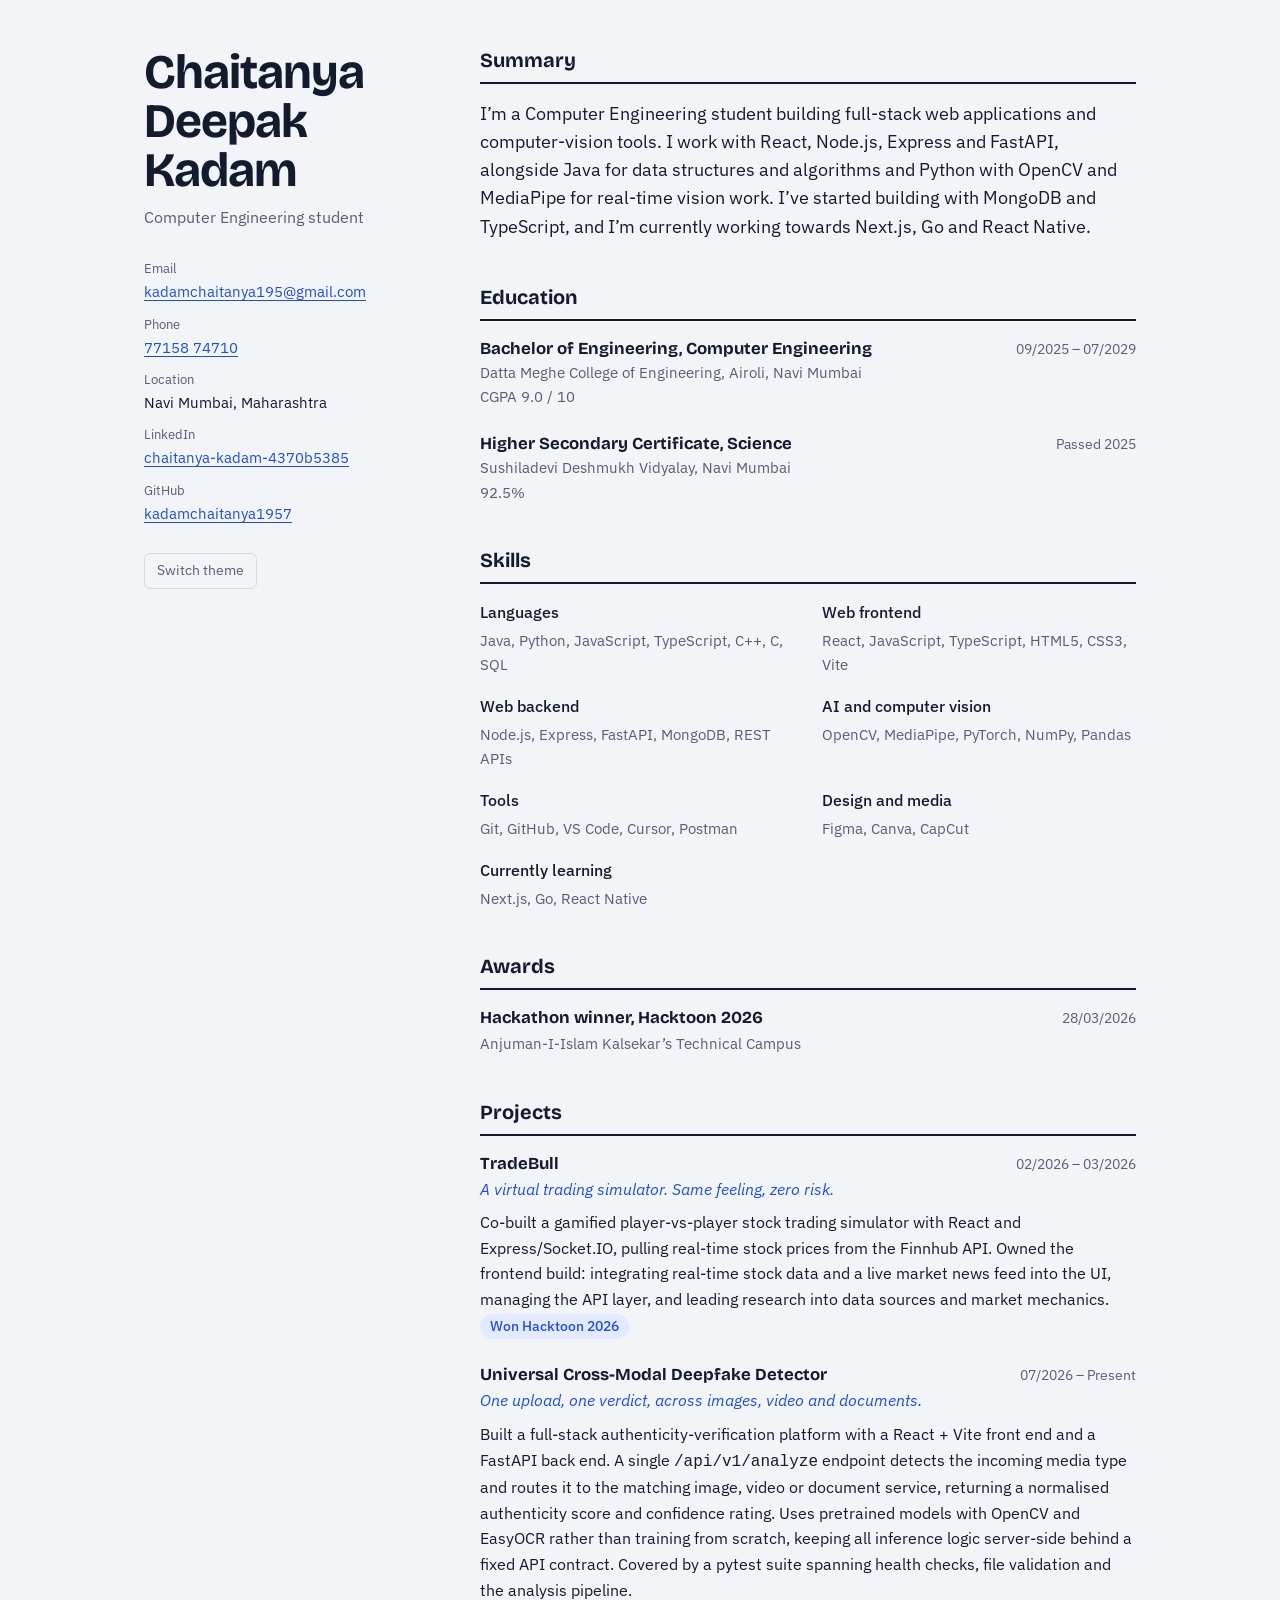
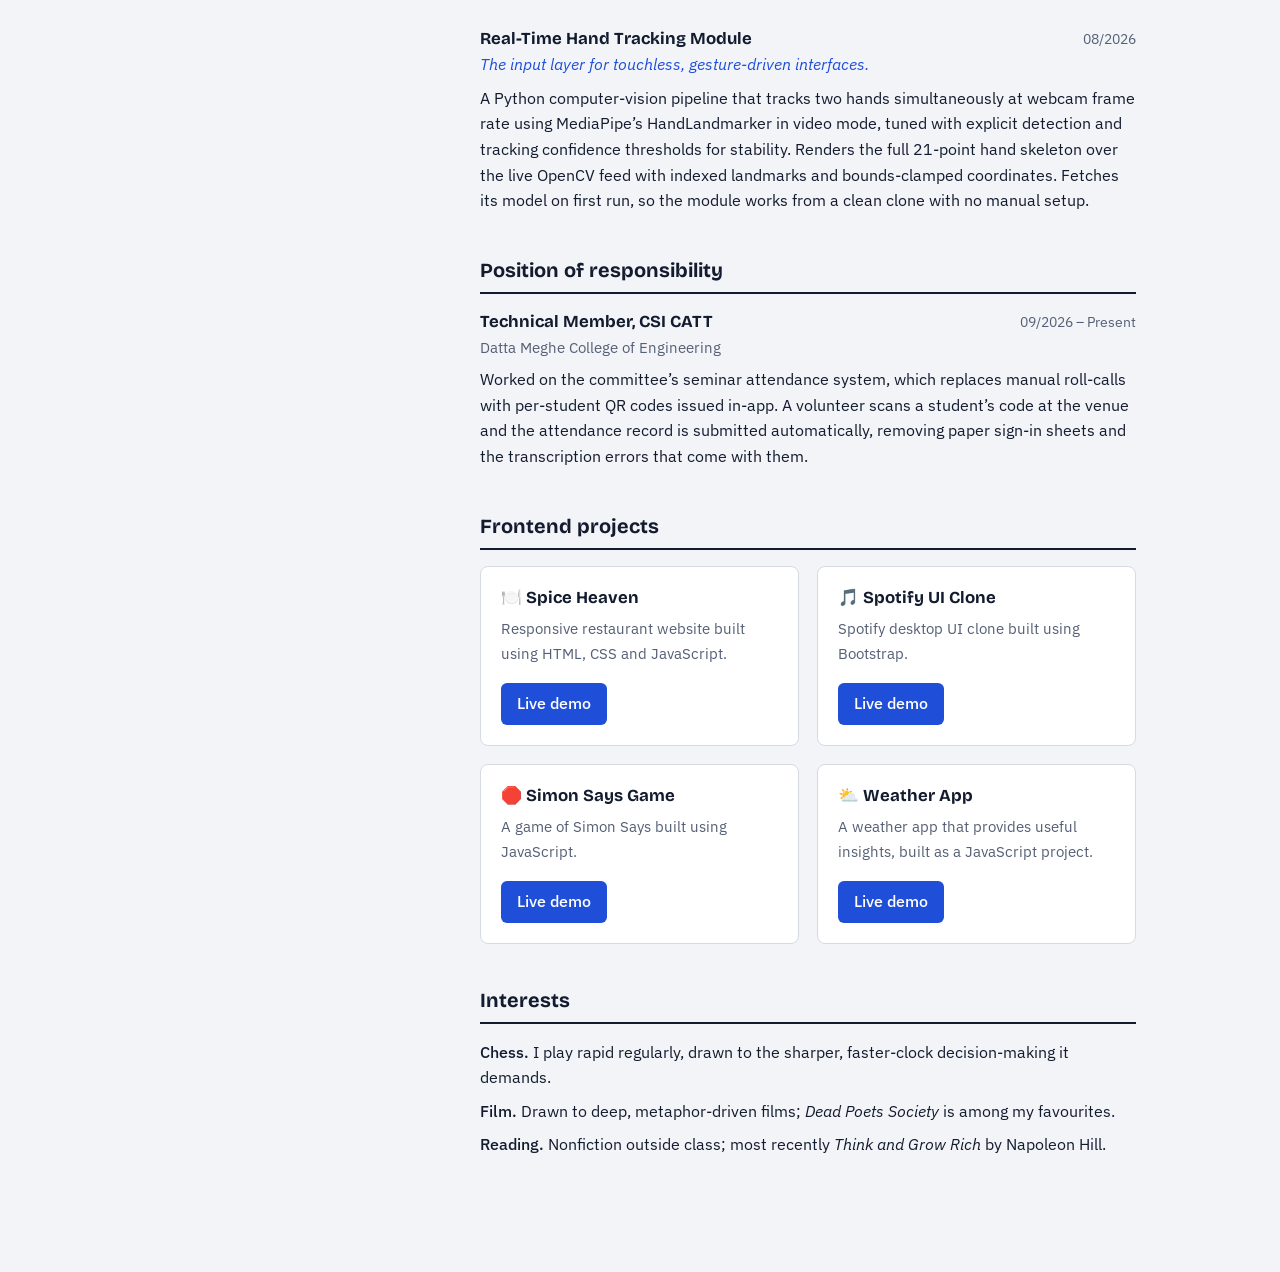
<file: index.html>
<!DOCTYPE html>
<html lang="en">
<head>
<meta charset="UTF-8">
<meta name="viewport" content="width=device-width, initial-scale=1.0">
<title>Chaitanya Kadam | Portfolio and Resume</title>
<meta name="description" content="Computer Engineering student building full-stack web apps and computer-vision tools.">
<link rel="stylesheet" href="https://fonts.googleapis.com/css2?family=Bricolage+Grotesque:opsz,wght@12..96,500;12..96,700&family=IBM+Plex+Sans:wght@400;500&display=swap">
<link rel="stylesheet" href="style.css">
</head>
<body>
<div class="wrap">
  <aside>
    <h1>Chaitanya Deepak Kadam</h1>
    <p class="role">Computer Engineering student</p>
    <ul class="contact">
      <li><span>Email</span><a href="mailto:kadamchaitanya195@gmail.com">kadamchaitanya195@gmail.com</a></li>
      <li><span>Phone</span><a href="tel:+917715874710">77158 74710</a></li>
      <li><span>Location</span>Navi Mumbai, Maharashtra</li>
      <li><span>LinkedIn</span><a href="https://linkedin.com/in/chaitanya-kadam-4370b5385">chaitanya-kadam-4370b5385</a></li>
      <li><span>GitHub</span><a href="https://github.com/kadamchaitanya1957">kadamchaitanya1957</a></li>
    </ul>
    <button class="theme" id="theme" type="button">Switch theme</button>
  </aside>

  <main>
    <section>
      <h2>Summary</h2>
      <p class="summary">I’m a Computer Engineering student building full-stack web applications and computer-vision tools. I work with React, Node.js, Express and FastAPI, alongside Java for data structures and algorithms and Python with OpenCV and MediaPipe for real-time vision work. I’ve started building with MongoDB and TypeScript, and I’m currently working towards Next.js, Go and React Native.</p>
    </section>

    <section>
      <h2>Education</h2>
      <div class="item">
        <div class="row"><h3>Bachelor of Engineering, Computer Engineering</h3><span class="when">09/2025 – 07/2029</span></div>
        <p class="sub">Datta Meghe College of Engineering, Airoli, Navi Mumbai</p>
        <p class="sub">CGPA 9.0 / 10</p>
      </div>
      <div class="item">
        <div class="row"><h3>Higher Secondary Certificate, Science</h3><span class="when">Passed 2025</span></div>
        <p class="sub">Sushiladevi Deshmukh Vidyalay, Navi Mumbai</p>
        <p class="sub">92.5%</p>
      </div>
    </section>

    <section>
      <h2>Skills</h2>
      <dl class="skills">
        <div><dt>Languages</dt><dd>Java, Python, JavaScript, TypeScript, C++, C, SQL</dd></div>
        <div><dt>Web frontend</dt><dd>React, JavaScript, TypeScript, HTML5, CSS3, Vite</dd></div>
        <div><dt>Web backend</dt><dd>Node.js, Express, FastAPI, MongoDB, REST APIs</dd></div>
        <div><dt>AI and computer vision</dt><dd>OpenCV, MediaPipe, PyTorch, NumPy, Pandas</dd></div>
        <div><dt>Tools</dt><dd>Git, GitHub, VS Code, Cursor, Postman</dd></div>
        <div><dt>Design and media</dt><dd>Figma, Canva, CapCut</dd></div>
        <div><dt>Currently learning</dt><dd>Next.js, Go, React Native</dd></div>
      </dl>
    </section>

    <section>
      <h2>Awards</h2>
      <div class="row"><h3>Hackathon winner, Hacktoon 2026</h3><span class="when">28/03/2026</span></div>
      <p class="sub">Anjuman-I-Islam Kalsekar’s Technical Campus</p>
    </section>

    <section>
      <h2>Projects</h2>
      <div class="item">
        <div class="row"><h3>TradeBull</h3><span class="when">02/2026 – 03/2026</span></div>
        <p class="tag">A virtual trading simulator. Same feeling, zero risk.</p>
        <p>Co-built a gamified player-vs-player stock trading simulator with React and Express/Socket.IO, pulling real-time stock prices from the Finnhub API. Owned the frontend build: integrating real-time stock data and a live market news feed into the UI, managing the API layer, and leading research into data sources and market mechanics. <span class="win">Won Hacktoon 2026</span></p>
      </div>
      <div class="item">
        <div class="row"><h3>Universal Cross-Modal Deepfake Detector</h3><span class="when">07/2026 – Present</span></div>
        <p class="tag">One upload, one verdict, across images, video and documents.</p>
        <p>Built a full-stack authenticity-verification platform with a React + Vite front end and a FastAPI back end. A single <code>/api/v1/analyze</code> endpoint detects the incoming media type and routes it to the matching image, video or document service, returning a normalised authenticity score and confidence rating. Uses pretrained models with OpenCV and EasyOCR rather than training from scratch, keeping all inference logic server-side behind a fixed API contract. Covered by a pytest suite spanning health checks, file validation and the analysis pipeline.</p>
      </div>
      <div class="item">
        <div class="row"><h3>Real-Time Hand Tracking Module</h3><span class="when">08/2026</span></div>
        <p class="tag">The input layer for touchless, gesture-driven interfaces.</p>
        <p>A Python computer-vision pipeline that tracks two hands simultaneously at webcam frame rate using MediaPipe’s HandLandmarker in video mode, tuned with explicit detection and tracking confidence thresholds for stability. Renders the full 21-point hand skeleton over the live OpenCV feed with indexed landmarks and bounds-clamped coordinates. Fetches its model on first run, so the module works from a clean clone with no manual setup.</p>
      </div>
    </section>

    <section>
      <h2>Position of responsibility</h2>
      <div class="row"><h3>Technical Member, CSI CATT</h3><span class="when">09/2026 – Present</span></div>
      <p class="sub">Datta Meghe College of Engineering</p>
      <p class="more">Worked on the committee’s seminar attendance system, which replaces manual roll-calls with per-student QR codes issued in-app. A volunteer scans a student’s code at the venue and the attendance record is submitted automatically, removing paper sign-in sheets and the transcription errors that come with them.</p>
    </section>

    <section>
      <h2>Frontend projects</h2>
      <div class="cards">
        <div class="card">
          <h3>🍽️ Spice Heaven</h3>
          <p>Responsive restaurant website built using HTML, CSS and JavaScript.</p>
          <a href="HTML-CSS/Restaurant-website/Spice-heaven/index.html">Live demo</a>
        </div>
        <div class="card">
          <h3>🎵 Spotify UI Clone</h3>
          <p>Spotify desktop UI clone built using Bootstrap.</p>
          <a href="HTML-CSS/Spotify-ui/index.html">Live demo</a>
        </div>
        <div class="card">
          <h3>🛑 Simon Says Game</h3>
          <p>A game of Simon Says built using JavaScript.</p>
          <a href="Javascript/simon-game/index.html">Live demo</a>
        </div>
        <div class="card">
          <h3>⛅ Weather App</h3>
          <p>A weather app that provides useful insights, built as a JavaScript project.</p>
          <a href="Javascript/weather-app/index.html">Live demo</a>
        </div>
      </div>
    </section>

    <section>
      <h2>Interests</h2>
      <ul class="interests">
        <li><b>Chess.</b> I play rapid regularly, drawn to the sharper, faster-clock decision-making it demands.</li>
        <li><b>Film.</b> Drawn to deep, metaphor-driven films; <i>Dead Poets Society</i> is among my favourites.</li>
        <li><b>Reading.</b> Nonfiction outside class; most recently <i>Think and Grow Rich</i> by Napoleon Hill.</li>
      </ul>
    </section>
  </main>
</div>
<script>
(function(){
  var b=document.getElementById('theme'),r=document.documentElement;
  b.addEventListener('click',function(){
    var dark=r.getAttribute('data-theme')?r.getAttribute('data-theme')==='dark':window.matchMedia('(prefers-color-scheme: dark)').matches;
    r.setAttribute('data-theme',dark?'light':'dark');
  });
})();
</script>
</body>
</html>
</file>
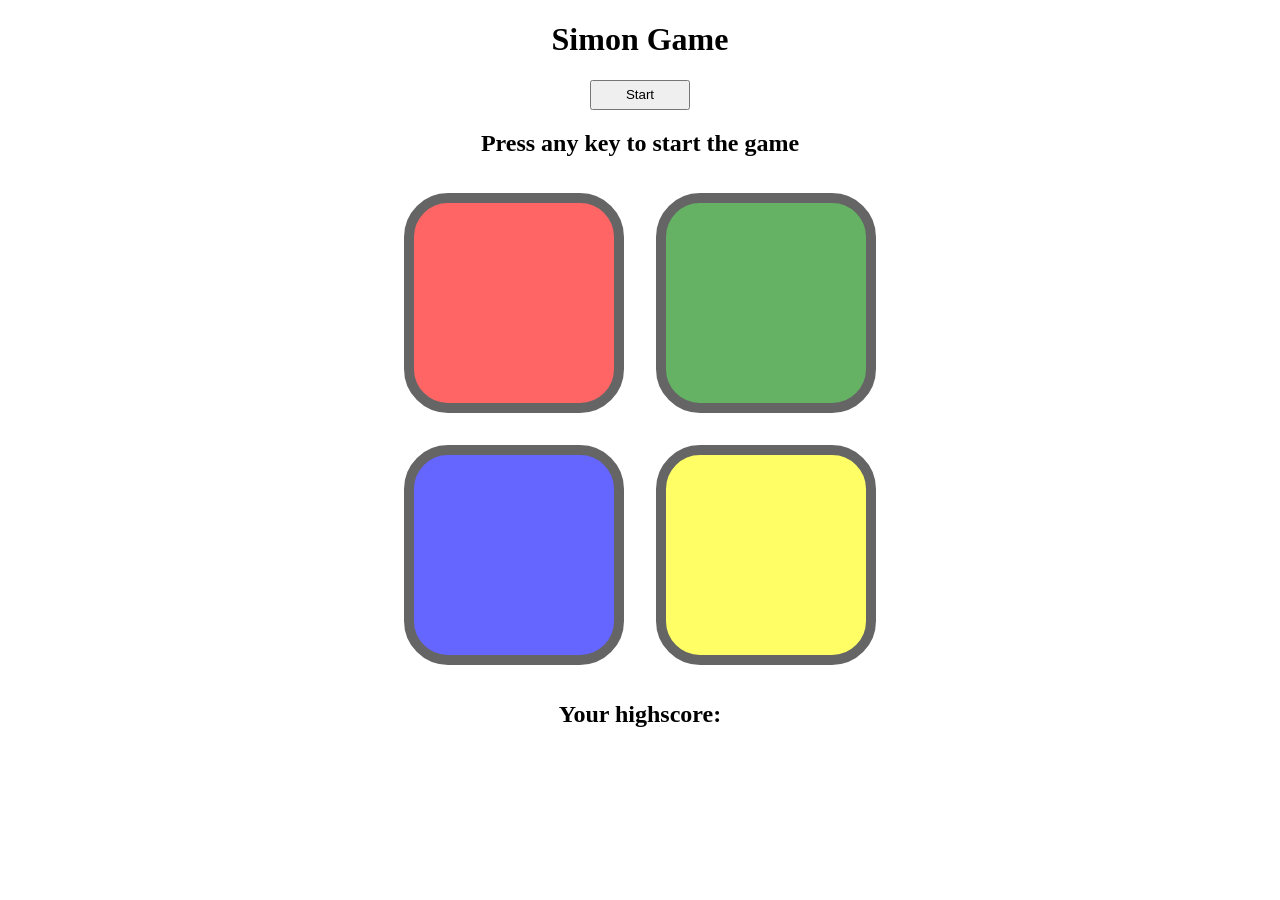
<file: Javascript/simon-game/index.html>
<!DOCTYPE html>
<html lang="en">

<head>
  <meta charset="UTF-8">
  <meta name="viewport" content="width=device-width, initial-scale=1.0">
  <title>Document</title>
  <link rel="stylesheet" href="stylegame.css">
</head>

<body>
  <h1 id="heading">Simon Game</h1>
  <button class="main">Start</button>
  <h2>Press any key to start the game</h2>
  <div class="game">
    <div class="one">
      <div  type="button" class="red button"></div>
      <div  type="button" class="green button"></div>
    </div>
    <div class="two">
      <div type="button" class="blue button"></div>
      <div type="button" class="yellow button"></div>
    </div>
  </div>
  
  <script src="app.js"></script>
</body>
</html>
</file>
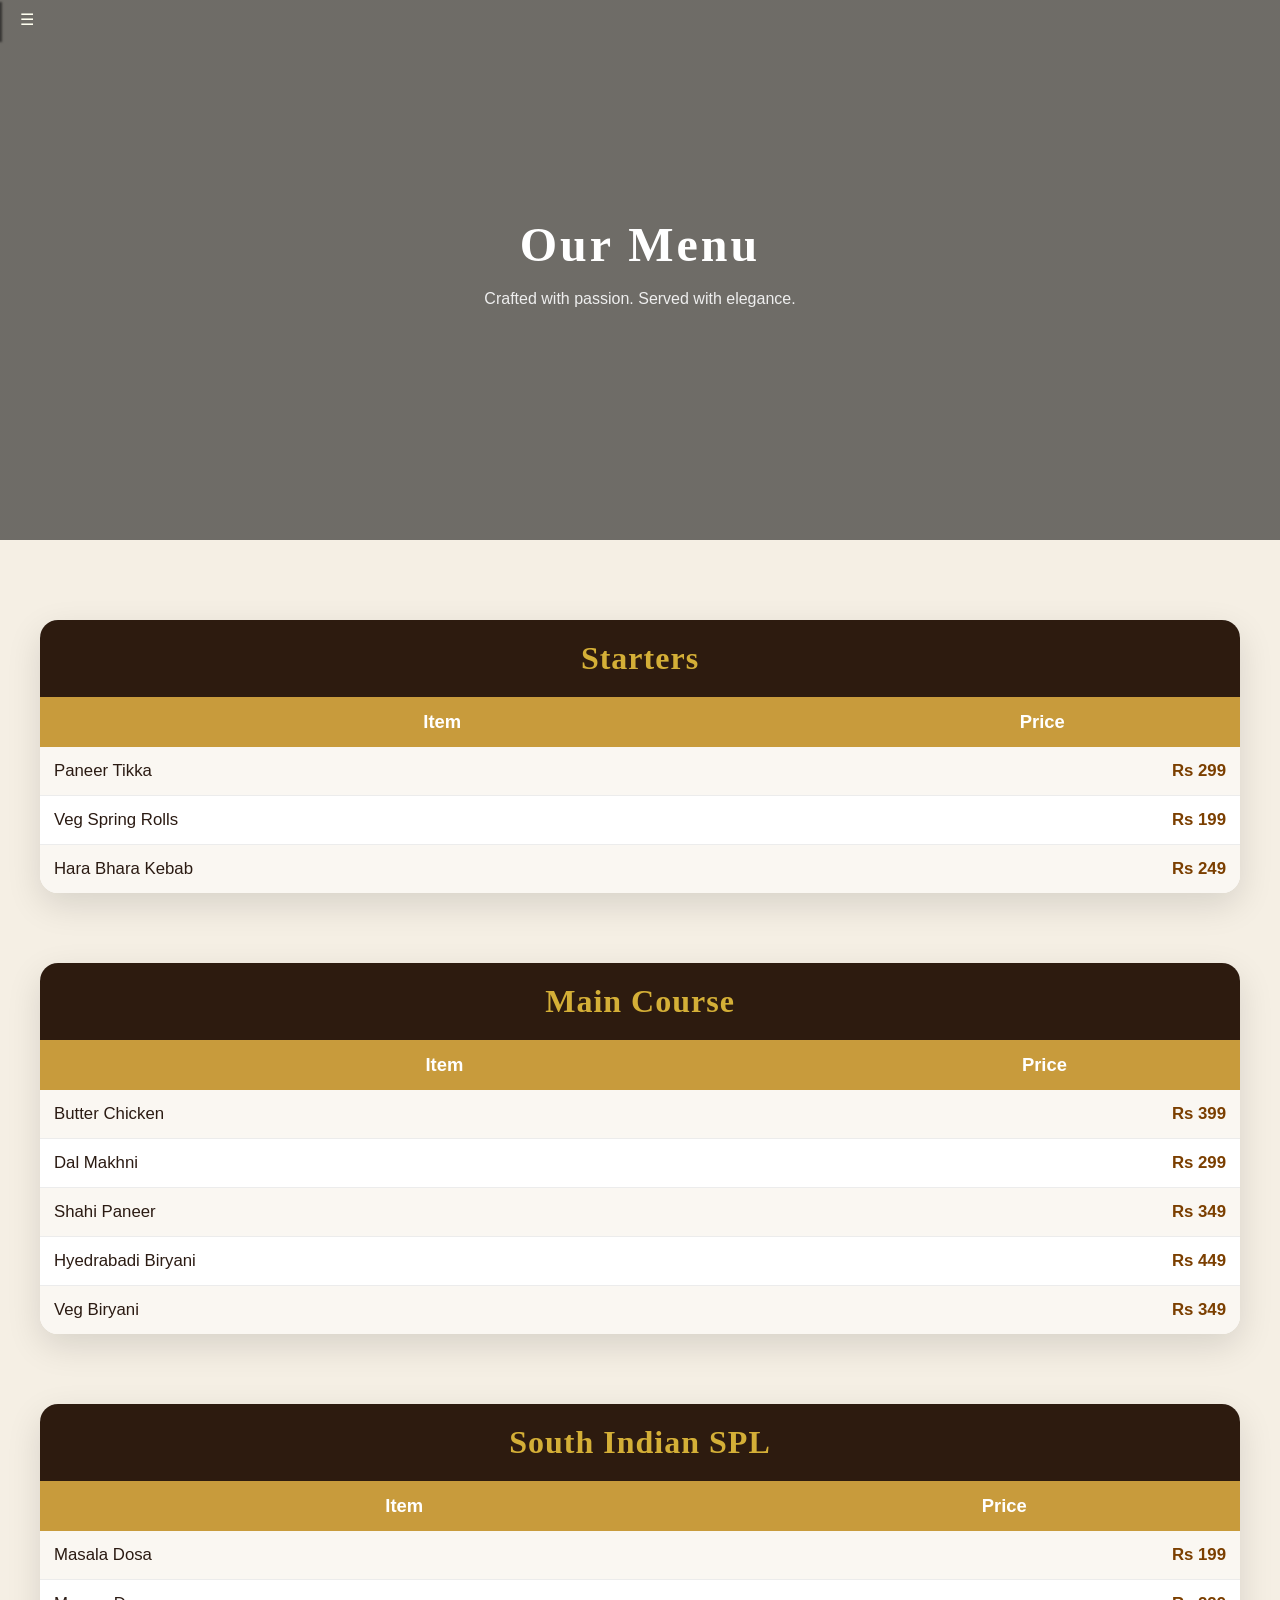
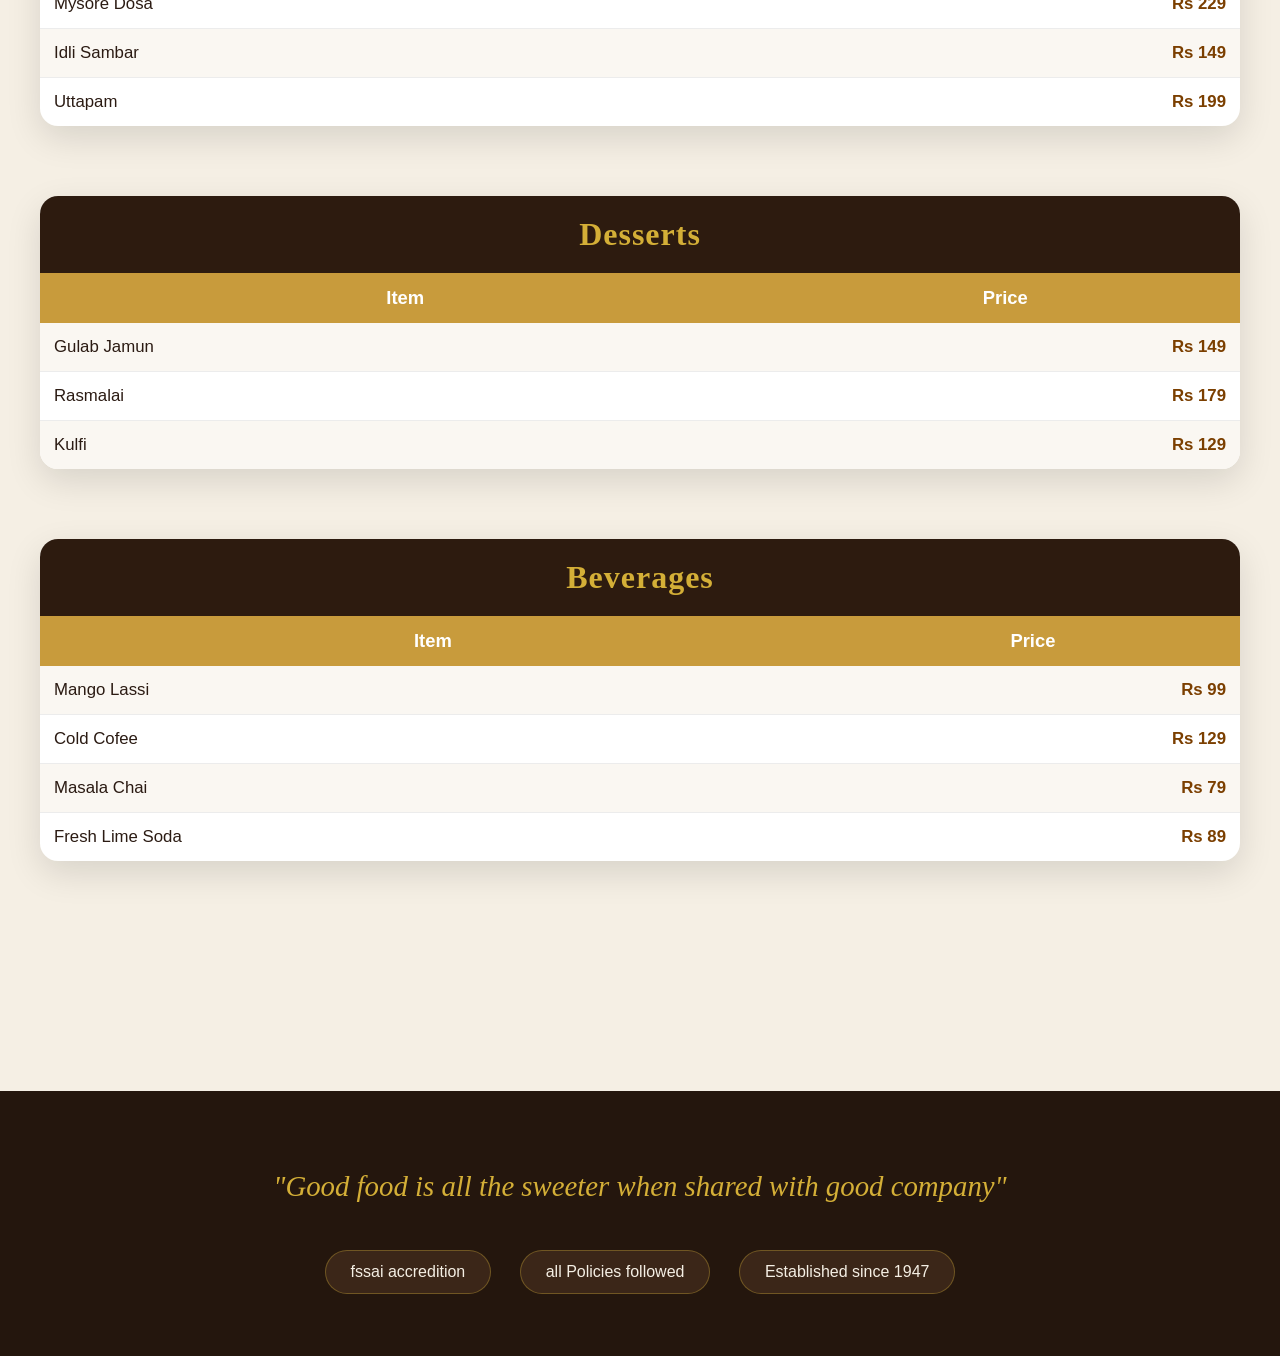
<file: HTML-CSS/Restaurant-website/Spice-heaven/Menu.html>
<!DOCTYPE html>
<html lang="en">
<head>
    <meta charset="UTF-8">
    <meta name="viewport" content="width=device-width, initial-scale=1.0">
    <title>Menu of Spice Heaven</title>
    <link rel="stylesheet" href="stylemenu.css">
    
</head>
<body>
     <header>
        <nav>
            <input type="checkbox" id="menu-toggle">
            <label for="menu-toggle" class="lines">
                ☰
            </label>
            <ul class="nav">

                <li><a>🍽 Spice Heaven</a></li>
                <li><a href="index.html">🏡 Home</a></li>
                <li><a>🍴 Menu</a></li>
                <li><a href="Aboutus.html" target="_blank">🥂 About</a></li>
                <li><a href="reservation.html" target="_blank">🕰️ Reservation</a></li>
                <li><a href="Contactus.html" target="_blank">✉️ Contact</a></li>
            </ul>
        </nav>
    </header>
    <main>
    <h1>Menu</h1>
    <section class="hero">
    <div class="hero-overlay">
        <h1>Our Menu</h1>
        <p>Crafted with passion. Served with elegance.</p>
    </div>
</section>
<div class="menu-container">
    <div class="starters">
    <h2>Starters</h2>
    <table>
        <tr>
        <th>Item</th>
        <th>Price</th>
    </tr>
    <TR>
        <td>Paneer Tikka</td>
        <td>Rs 299</td>
    </TR>
    <tr>
        <td>Veg Spring Rolls</td>
        <td>Rs 199</td>
    </tr>
    <tr>
        <td>Hara Bhara Kebab</td>
        <td>Rs 249</td>
    </tr>
    </table>
    </div>
    <hr>
     <div class="Maincourse">
        <h2>Main Course</h2>
    <table>
        <tr><th>Item</th>
        <th>Price</th></tr>
       <tr>
        <td>Butter Chicken</td>
        <td>Rs 399</td>
       </tr>
       <tr>
        <td>Dal Makhni</td>
        <td>Rs 299</td>
       </tr>
       <tr>
        <td>Shahi Paneer</td>
        <td>Rs 349</td>
       </tr>
       <tr>
        <td>Hyedrabadi Biryani</td>
        <td>Rs 449</td>
       </tr>
       <tr>
        <td>Veg Biryani</td>
        <td>Rs 349</td>
       </tr>
    </table>
    </div>
    <hr>
    <div class="south">
        <h2>South Indian SPL</h2>
        <table>
            <tr>
                <th>Item</th>
                <th>Price</th>
            </tr>
            <tr>
                <td>Masala Dosa</td>
                <td>Rs 199</td>
            </tr>
            <tr>
                <td>Mysore Dosa</td>
                <td>Rs 229</td>
            </tr>
            <tr>
                <td>Idli Sambar</td>
                <td>Rs 149</td>
            </tr>
            <tr>
                <td>Uttapam</td>
                <td>Rs 199</td>
            </tr>
        </table>
    </div>
    <hr>
    <div class="dessert">
        <h2>Desserts</h2>
        <table>
            <tr>
                <th>Item</th>
                <th>Price</th>
            </tr>
            <tr>
                <td>Gulab Jamun</td>
                <td>Rs 149</td>
            </tr>
            <tr>
                <td>Rasmalai</td>
                <td>Rs 179</td>
            </tr>
            <tr>
                <td>Kulfi</td>
                <td>Rs 129</td>
            </tr>
        </table>

    </div>
    <hr>
    <div class="drinks">
        <h2>Beverages</h2>
        <table>
            <tr>
                <th>Item</th>
                <th>Price</th>
            </tr>
            <tr>
                <td>Mango Lassi</td>
                <td>Rs 99</td>
            </tr>
            <tr>
                <td>Cold Cofee</td>
                <td>Rs 129</td>
            </tr>
            <tr>
                <td>Masala Chai</td>
                <td>Rs 79</td>
            </tr>
            <tr>
                <td>Fresh Lime Soda</td>
                <td>Rs 89</td>
            </tr>
        </table>

    </div>
</div>

    </main>
    <footer>
        <div>
       <p>"Good food is all the sweeter when shared with good company"</p>
        <span>fssai accredition</span>
        <span>all Policies followed</span>
        <span>Established since 1947</span>
       </div>
    </footer>
</body>
</html>
</file>
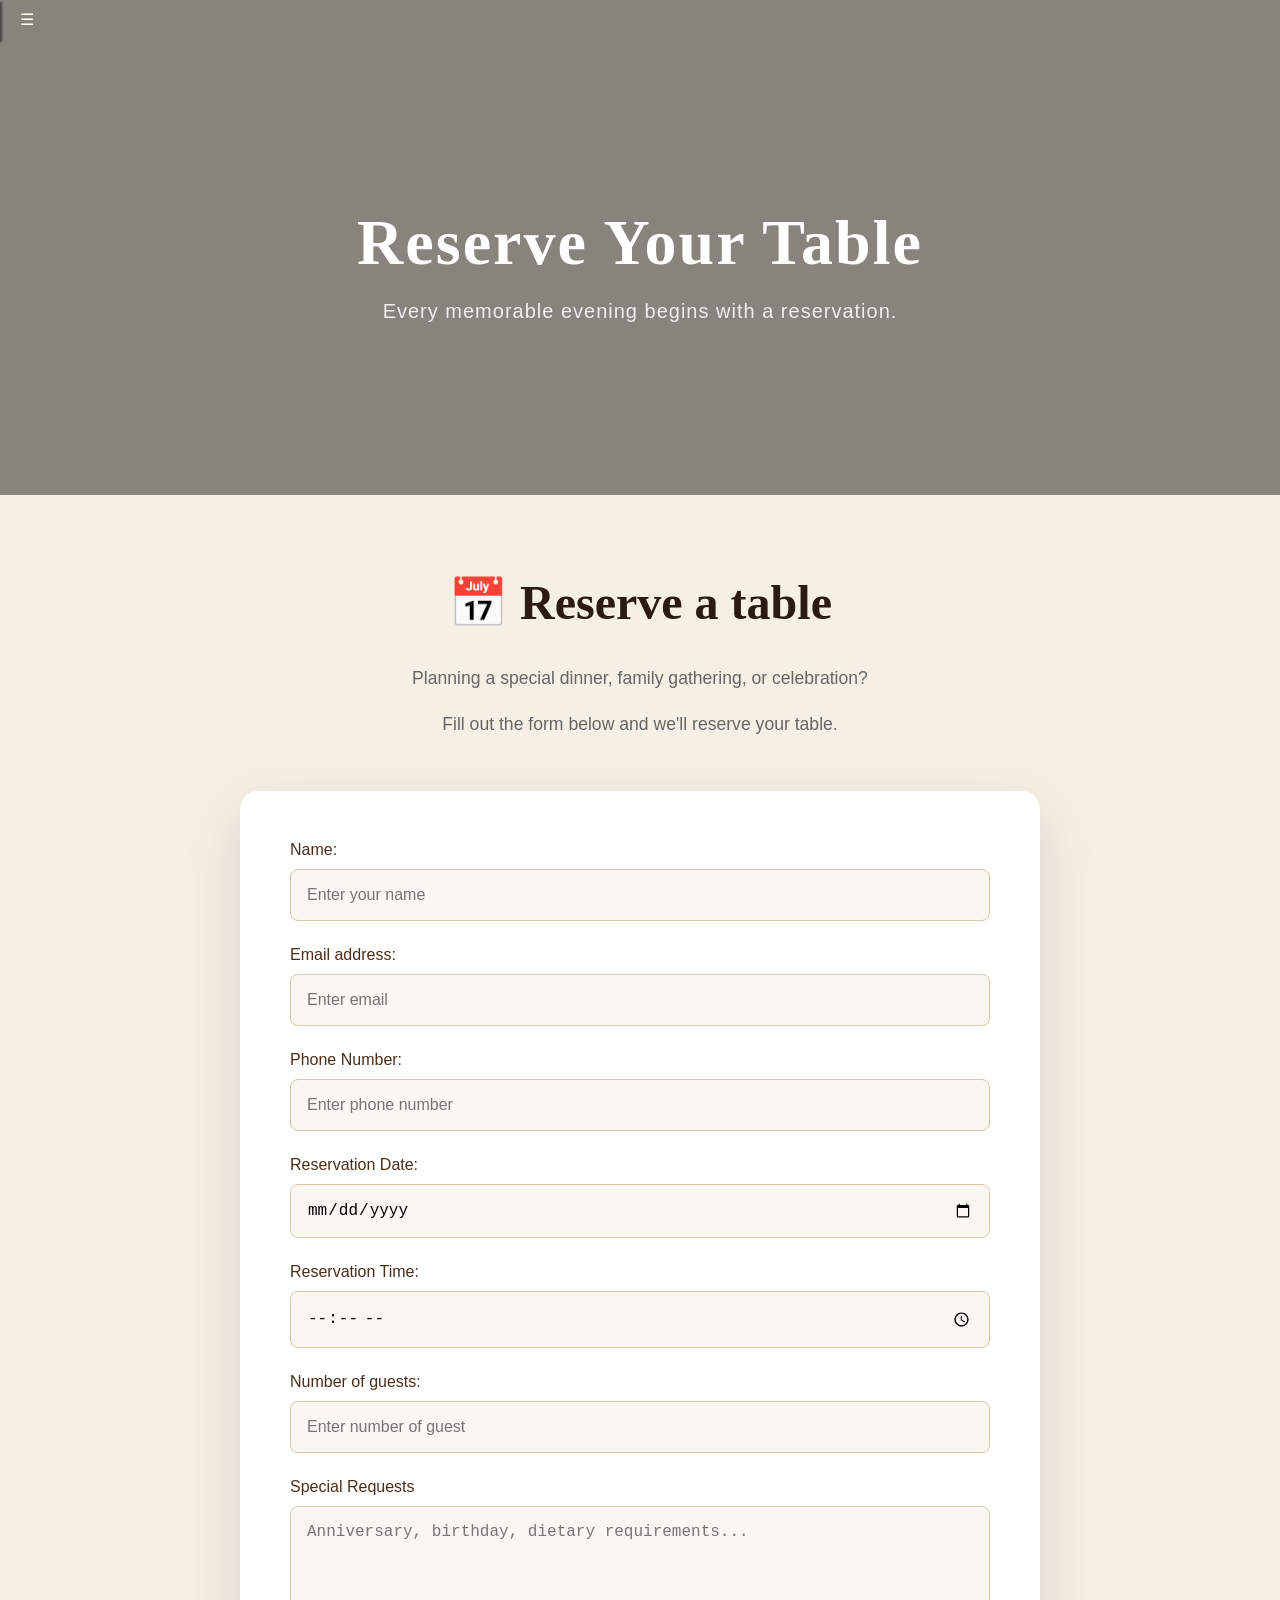
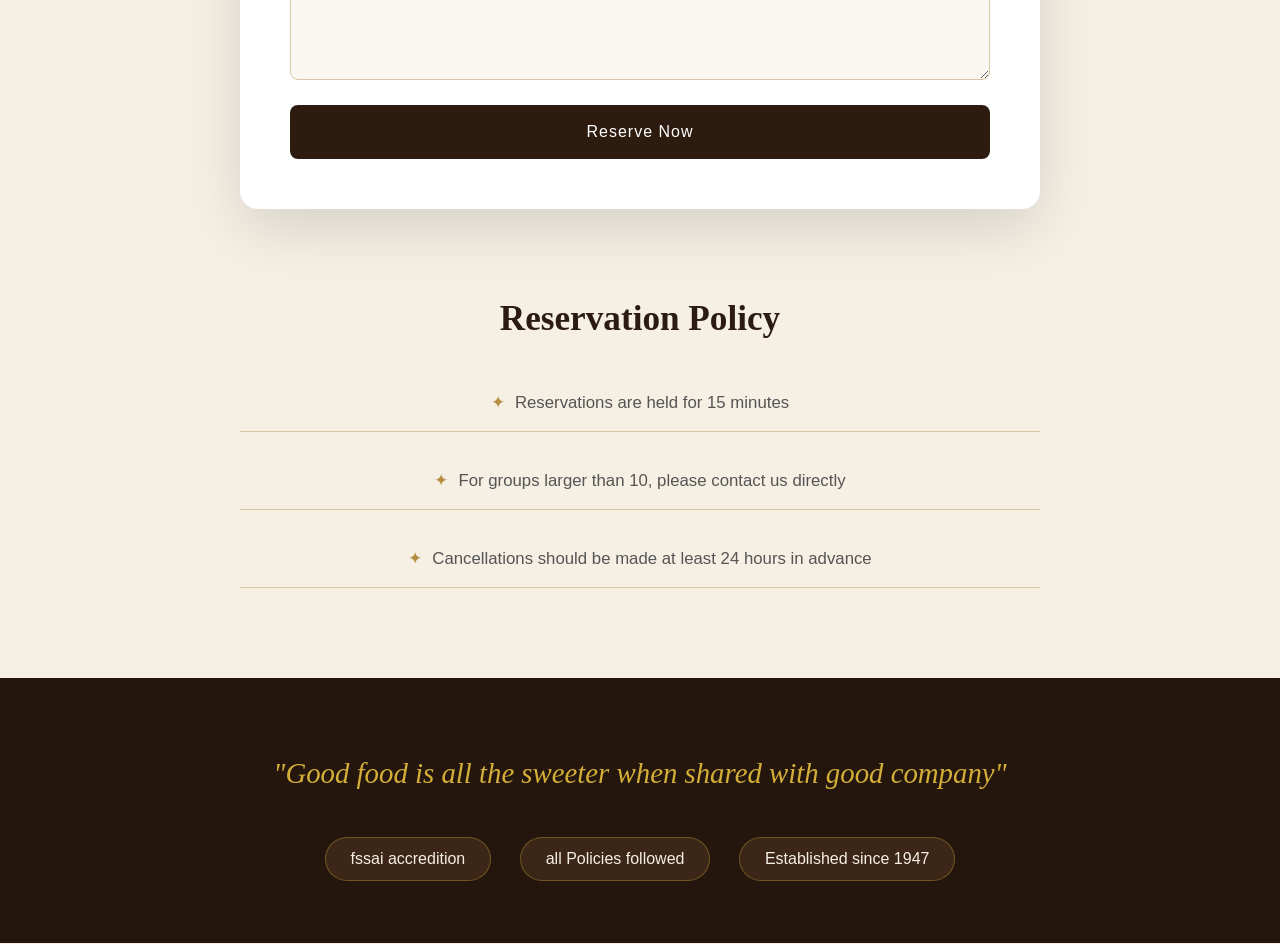
<file: HTML-CSS/Restaurant-website/Spice-heaven/reservation.html>
<!DOCTYPE html>
<html lang="en">

<head>
    <meta charset="UTF-8">
    <meta name="viewport" content="width=device-width, initial-scale=1.0">
    <title>Reservation of seats</title>
    <link rel="stylesheet" href="styleres.css">

</head>

<body>
    <header>
        <nav>
            <input type="checkbox" id="menu-toggle">
            <label for="menu-toggle" class="lines">
                ☰
            </label>
            <ul class="nav">

                <li><a>🍽 Spice Heaven</a></li>
                <li><a href="index.html">🏡 Home</a></li>
                <li><a href="Menu.html" target="_blank">🍴 Menu</a></li>
                <li><a href="Aboutus.html" target="_blank">🥂 About</a></li>
                <li><a>🕰️ Reservation</a></li>
                <li><a href="Contactus.html" target="_blank">✉️ Contact</a></li>
            </ul>
        </nav>
    </header>
    <main>
        <section class="hero">
            <div class="hero-overlay">
                <h1>Reserve Your Table</h1>
                <p>Every memorable evening begins with a reservation.</p>
            </div>
        </section>
        <div class="reserve">
            <h1>📅 Reserve a table</h1>
            <h2>Planning a special dinner, family gathering, or celebration?</h2>
            <h2>Fill out the form below and we'll reserve your table.</h2>
        </div>
        <div class="form">
            <form>
                <div>
                    <label for="name">Name:</label>
                    <input type="text" id="name" placeholder="Enter your name" required>
                </div>
                <div>
                    <label for="mail">Email address:</label>
                    <input type="email" id="mail" placeholder="Enter email" required>
                </div>
                <div>
                    <label for="ph">Phone Number:</label>
                    <input type="tel" id="ph" placeholder="Enter phone number" required>
                </div>
                <div>
                    <label for="date">Reservation Date:</label>
                    <input type="date" id="date" placeholder="Enter date of reservation" required>
                </div>
                <div><label for="time">Reservation Time:</label>
                    <input type="time" name="time" id="time" placeholder="Enter reservation time">
                </div>
                <div><label for="number">Number of guests:</label>
                    <input type="number" name="number" id="number" placeholder="Enter number of guest" min="1">
                </div>
                <div>
                    <label for="requests">Special Requests</label>
                    <textarea id="requests" placeholder="Anniversary, birthday, dietary requirements..."></textarea>
                </div>
                <div>
                    <button type="submit">Reserve Now</button>
                </div>
            </form>
        </div>
        <div class="policy">
            <h2>Reservation Policy</h2>
            <ul>
                <li>Reservations are held for 15 minutes</li>
                <li>For groups larger than 10, please contact us directly</li>
                <li>Cancellations should be made at least 24 hours in advance</li>
            </ul>
        </div>
    </main>
    <footer>
        <div>
            <p>"Good food is all the sweeter when shared with good company"</p>
            <span>fssai accredition</span>
            <span>all Policies followed</span>
            <span>Established since 1947</span>
        </div>
    </footer>

</body>

</html>
</file>
<file: style.css>
:root{
  --bg:#f2f4f8; --surface:#ffffff; --ink:#131b2e; --muted:#555f75; --line:#d5dae5;
  --accent:#1f4fd8; --on-accent:#ffffff; --accent-soft:#e3eaff;
  --display:"Bricolage Grotesque","Segoe UI",system-ui,sans-serif;
  --body:"IBM Plex Sans","Segoe UI",system-ui,sans-serif;
}
@media (prefers-color-scheme:dark){
  :root:not([data-theme="light"]){--bg:#0f1524;--surface:#172036;--ink:#e8ecf6;--muted:#a0aac2;--line:#2a3550;--accent:#8aa8ff;--on-accent:#0f1524;--accent-soft:#1f2c52}
}
:root[data-theme="dark"]{--bg:#0f1524;--surface:#172036;--ink:#e8ecf6;--muted:#a0aac2;--line:#2a3550;--accent:#8aa8ff;--on-accent:#0f1524;--accent-soft:#1f2c52}

*,*::before,*::after{box-sizing:border-box}
body{margin:0;background:var(--bg);color:var(--ink);font:400 16px/1.6 var(--body);-webkit-text-size-adjust:100%}
a{color:var(--accent);text-underline-offset:3px}
a:focus-visible,.theme:focus-visible{outline:2px solid var(--accent);outline-offset:3px;border-radius:2px}

.wrap{max-width:1040px;margin:0 auto;padding:48px 24px 72px;display:grid;grid-template-columns:280px 1fr;gap:56px}
aside{position:sticky;top:32px;align-self:start}
h1{font:700 clamp(2.2rem,5vw,3rem)/1.02 var(--display);letter-spacing:-.02em;margin:0 0 10px}
.role{color:var(--muted);margin:0 0 28px}
.contact{list-style:none;margin:0;padding:0;display:grid;gap:10px;font-size:.95rem;overflow-wrap:anywhere}
.contact span{display:block;color:var(--muted);font-size:.82rem}
.theme{margin-top:28px;font:inherit;font-size:.85rem;color:var(--muted);background:none;border:1px solid var(--line);border-radius:6px;padding:6px 12px;cursor:pointer}

h2{font:700 1.25rem/1.2 var(--display);margin:0 0 16px;padding-bottom:10px;border-bottom:2px solid var(--ink)}
section{margin-bottom:44px}
.summary{font-size:1.1rem;max-width:62ch;margin:0}
.row{display:flex;justify-content:space-between;gap:16px;align-items:baseline;flex-wrap:wrap}
.row h3{font:700 1.05rem/1.3 var(--display);margin:0}
.when{color:var(--muted);font-size:.9rem;white-space:nowrap}
.sub{color:var(--muted);margin:2px 0 0;font-size:.95rem}
.more{margin:8px 0 0;max-width:68ch}
.item{margin-bottom:24px}
.item:last-child{margin-bottom:0}
.tag{font-style:italic;color:var(--accent);margin:2px 0 8px}
.item p{margin:0;max-width:68ch}
.item .tag{margin:2px 0 8px}
.skills{display:grid;grid-template-columns:repeat(2,1fr);gap:18px 28px;margin:0}
.skills dt{font-weight:500;margin-bottom:2px}
.skills dd{margin:0;color:var(--muted);font-size:.95rem}
.win{display:inline-block;background:var(--accent-soft);color:var(--accent);font-weight:500;padding:2px 10px;border-radius:999px;font-size:.85rem}
.interests{margin:0;padding:0;list-style:none;display:grid;gap:8px}
.interests b{font-weight:500}

.cards{display:grid;grid-template-columns:repeat(auto-fill,minmax(230px,1fr));gap:18px}
.card{background:var(--surface);border:1px solid var(--line);border-radius:8px;padding:20px;display:flex;flex-direction:column}
.card h3{font:700 1.05rem/1.3 var(--display);margin:0 0 8px}
.card p{color:var(--muted);margin:0 0 18px;font-size:.95rem;flex:1}
.card a{align-self:flex-start;text-decoration:none;background:var(--accent);color:var(--on-accent);font-weight:500;padding:8px 16px;border-radius:6px;transition:opacity .2s}
.card a:hover{opacity:.85}

@media (max-width:820px){
  .wrap{grid-template-columns:1fr;gap:36px;padding:32px 20px 56px}
  aside{position:static}
  .skills{grid-template-columns:1fr}
}
@media print{
  :root,:root[data-theme="dark"]{--bg:#fff;--surface:#fff;--ink:#000;--muted:#444;--line:#ccc;--accent:#1f3fa8;--on-accent:#fff;--accent-soft:#fff}
  .wrap{display:block;padding:0}
  aside{position:static;margin-bottom:24px}
  .theme{display:none}
}
</file>
<file: Javascript/simon-game/stylegame.css>
.red{
      background-color: red;
    }
    .blue{
      background-color: blue;
    }
    .green{
      background-color: green;
    }
    .yellow{
      background-color: yellow;
    }
    .main{
      
      display:block;
      margin:auto;
      width:100px;
      height:30px;
    }
    body {
      text-align: center;

    }
   
    .one div,.two div  {
      height: 200px;
      width: 200px;
      border-radius: 20%;
      border: 10px solid black;
      margin:1rem;
      opacity:0.6;

    }
    
      .one,.two{
      display: flex;
      justify-content: center;
      align-content: center;

    }
</file>
<file: HTML-CSS/Restaurant-website/Spice-heaven/stylemenu.css>
body {

        margin: 0;
        padding: 0;
    }

    .nav {
        color: burlywood;
        width: 100%;
        height: 20px;
        top: 0;
        left: -100%;
        position: fixed;
        padding: 10px 0;
        display: flex;
        list-style: none;
        text-decoration: none;
        align-content: center;
        justify-content: space-evenly;
        margin-top: 0;
        margin-bottom: 0;
        background-color: rgb(42, 16, 6);
        transition: left 0.7s ease-in;
        z-index: 2;
        box-shadow: 2px 2px 2px rgba(0, 0, 0, 0.5);
    }



    .lines {
        color: ivory;
        position: fixed;
        left: 20px;
        top: 10px;
        cursor: pointer;
        z-index: 3;
    }

    .lines:hover {
        font-size: 20px;
        
    }

    .nav a {
        text-decoration: none;
    }


    .nav a:visited,
    .nav a:link {
        color: burlywood;
    }

    .nav li:hover {
        box-shadow: 0 2px 0 rgba(255, 255, 255, 0.708);
        font-size: 20px;
    }

    #menu-toggle {
        display: none;
    }

    #menu-toggle:checked~.nav {
        left: 0;
    }


@import url('https://fonts.googleapis.com/css2?family=Playfair+Display:wght@600;700&family=Poppins:wght@300;400;500&display=swap');


body{

    margin:0;

    font-family:Poppins,sans-serif;

    background:#f5efe4;

    color:#2b1b13;
}
.hero{

    height:60vh;

    background-image:
    linear-gradient(rgba(0,0,0,.55),rgba(0,0,0,.55)),
    url("https://images.unsplash.com/photo-1517248135467-4c7edcad34c4?auto=format&fit=crop&w=1600&q=80");

    background-size:cover;

    background-position:center;

    display:flex;

    justify-content:center;

    align-items:center;

    text-align:center;
}

.hero-overlay h1{

    font-size:4.3rem;

    color:#fff;

    margin:0;

    font-family:"Playfair Display",serif;

    letter-spacing:3px;
}

.hero-overlay p{

    color:#eee;

    font-size:1.3rem;

    margin-top:18px;
}

.menu-container{

    width:90%;

    max-width:1200px;

    margin:auto;

    padding:80px 0;
}

.menu-container>div{

    margin-bottom:70px;

    background:white;

    border-radius:18px;

    overflow:hidden;

    box-shadow:0 12px 35px rgba(0,0,0,.12);

    transition:.35s;
}

.menu-container>div:hover{

    transform:translateY(-8px);

    box-shadow:0 20px 45px rgba(0,0,0,.18);
}

.menu-container h2{

    margin:0;

    padding:20px;

    text-align:center;

    background:#2d1b0f;

    color:#d4af37;

    font-family:"Playfair Display",serif;

    font-size:2rem;

    letter-spacing:1px;
}

table{

    width:100%;

    border-collapse:collapse;
}

th{

    background:#c89b3c;

    color:white;

    font-size:1.15rem;

    padding:18px;
}

td{

    padding:20px;

    font-size:1.05rem;

    border-bottom:1px solid #ececec;
}

tr:last-child td{

    border-bottom:none;
}

tr:nth-child(even){

    background:#faf7f2;
}

tr:hover{

    background:#f2e6cc;

    transition:.3s;
}

td:last-child{

    text-align:right;

    font-weight:600;

    color:#7b3f00;
}

main>h1{

    display:none;
}


hr{

    display:none;
}

@media(max-width:768px)

.hero{

    height:45vh;
}

.hero-overlay h1{

    font-size:3rem;
}

.hero-overlay p{

    font-size:1rem;
}

.menu-container{

    width:95%;
}

td,th{

    padding:14px;
}
footer{

    background:#24160d;

    color:white;

    margin-top:80px;
}

footer div{

    max-width:1200px;

    margin:auto;

    padding:50px 10%;

    text-align:center;
}

footer p{

    font-size:1.8rem;

    font-family:"Playfair Display",serif;

    color:#d4af37;

    margin-bottom:35px;

    font-style:italic;
}

footer span{

    display:inline-block;

    margin:12px;

    padding:12px 25px;

    background:#3b2618;

    border:1px solid rgba(212,175,55,.35);

    color:#f5efe4;

    border-radius:40px;

    transition:.3s;
}

footer span:hover{

    background:#d4af37;

    color:#24160d;

    transform:translateY(-5px);
}
</file>
<file: HTML-CSS/Restaurant-website/Spice-heaven/styleres.css>
body {

        margin: 0;
        padding: 0;
    }

    .nav {
        color: burlywood;
        width: 100%;
        height: 20px;
        top: 0;
        left: -100%;
        position: fixed;
        padding: 10px 0;
        display: flex;
        list-style: none;
        text-decoration: none;
        align-content: center;
        justify-content: space-evenly;
        margin-top: 0;
        margin-bottom: 0;
        background-color: rgb(42, 16, 6);
        transition: left 0.7s ease-in;
        z-index: 2;
        box-shadow: 2px 2px 2px rgba(0, 0, 0, 0.5);
    }



    .lines {
        color: ivory;
        position: fixed;
        left: 20px;
        top: 10px;
        cursor: pointer;
        z-index: 3;
    }

    .lines:hover {
        font-size: 20px;
        
    }

    .nav a {
        text-decoration: none;
    }


    .nav a:visited,
    .nav a:link {
        color: burlywood;
    }

    .nav li:hover {
        box-shadow: 0 2px 0 rgba(255, 255, 255, 0.708);
        font-size: 20px;
    }

    #menu-toggle {
        display: none;
    }

    #menu-toggle:checked~.nav {
        left: 0;
    }

@import url('https://fonts.googleapis.com/css2?family=Playfair+Display:wght@500;700&family=Poppins:wght@300;400;500&display=swap');

body{
    margin:0;
    background:#f5efe4;
    color:#2b1b13;
    font-family:Poppins,sans-serif;
}

.hero{
    height:55vh;

   background:
linear-gradient(rgba(0,0,0,.45),rgba(0,0,0,.45)),
url("https://images.unsplash.com/photo-1515669097368-22e68427d265?auto=format&fit=crop&w=1800&q=80");

    background-size:cover;
    background-position:center;

    display:flex;
    justify-content:center;
    align-items:center;
    text-align:center;
}

.hero-overlay h1{

    color:white;
    font-size:4rem;
    font-family:"Playfair Display",serif;
    letter-spacing:2px;
    margin-bottom:15px;
}

.hero-overlay p{

    color:#eee;
    font-size:1.25rem;
    letter-spacing:1px;
}

.reserve{

    width:80%;
    max-width:900px;

    margin:80px auto 40px;

    text-align:center;
}

.reserve h1{

    font-size:3rem;

    color:#2b1b13;

    font-family:"Playfair Display",serif;
}

.reserve h2{

    font-size:1.1rem;

    color:#666;

    font-weight:300;

    line-height:1.8;
}

.form{

    width:90%;
    max-width:700px;

    margin:50px auto;

    background:white;

    padding:50px;

    border-radius:18px;

    box-shadow:0 20px 60px rgba(0,0,0,.12);
}

.form form{

    display:flex;

    flex-direction:column;

    gap:25px;
}

.form div{

    display:flex;

    flex-direction:column;
}

label{

    margin-bottom:10px;

    font-weight:500;

    color:#4b2e19;
}

input,
textarea{

    padding:16px;

    border:1px solid #d8c6a5;

    border-radius:8px;

    font-size:1rem;

    background:#faf7f2;

    transition:.3s;
}

input:focus,
textarea:focus{

    outline:none;

    border-color:#b68d40;

    box-shadow:0 0 10px rgba(182,141,64,.2);
}

textarea{

    min-height:140px;

    resize:vertical;
}

button{

    padding:18px;

    border:none;

    background:#2d1b0f;

    color:white;

    font-size:1rem;

    letter-spacing:1px;

    cursor:pointer;

    border-radius:8px;

    transition:.35s;
}

button:hover{

    background:#b68d40;

    color:#2d1b0f;

    transform:translateY(-3px);
}

/* ===============================
      Reservation Policy
================================= */

.policy{

    width:75%;

    max-width:800px;

    margin:90px auto;

    text-align:center;
}

.policy h2{

    font-family:"Playfair Display",serif;

    font-size:2.2rem;

    color:#2b1b13;

    margin-bottom:35px;
}

.policy ul{

    list-style:none;

    padding:0;
}

.policy li{

    margin:20px 0;

    padding:18px;

    border-bottom:1px solid #d8c6a5;

    font-size:1.05rem;

    color:#555;

    position:relative;
}

.policy li::before{

    content:"✦";

    color:#b68d40;

    margin-right:10px;
}



@media(max-width:768px){

.hero{

    height:45vh;
}

.hero-overlay h1{

    font-size:2.8rem;
}

.form{

    width:95%;

    padding:30px;
}

.reserve h1{

    font-size:2.4rem;
}

.policy{

    width:90%;
}

}
    footer{

    background:#24160d;

    color:white;

    margin-top:80px;
}

footer div{

    max-width:1200px;

    margin:auto;

    padding:50px 10%;

    text-align:center;
}

footer p{

    font-size:1.8rem;

    font-family:"Playfair Display",serif;

    color:#d4af37;

    margin-bottom:35px;

    font-style:italic;
}

footer span{

    display:inline-block;

    margin:12px;

    padding:12px 25px;

    background:#3b2618;

    border:1px solid rgba(212,175,55,.35);

    color:#f5efe4;

    border-radius:40px;

    transition:.3s;
}

footer span:hover{

    background:#d4af37;

    color:#24160d;

    transform:translateY(-5px);
}
</file>
